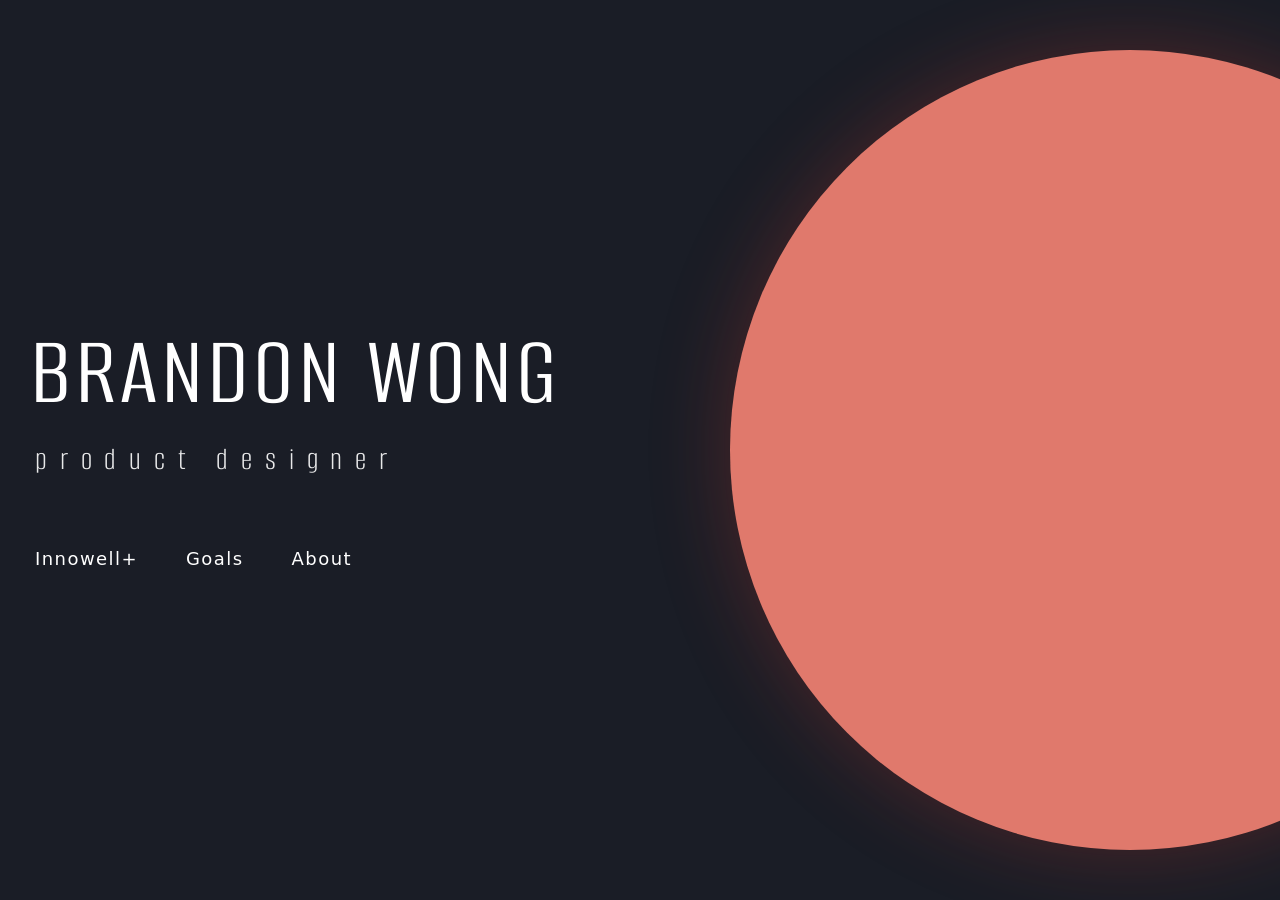
<file: index.html>
<!DOCTYPE html>
<html lang="en">

<head>
  <meta charset="UTF-8">
  <meta name="viewport" content="width=device-width, initial-scale=1.0">
  <title>BRANDON WONG — Product Designer</title>
  <meta name="description"
    content="Portfolio of Brandon Wong, Product Designer specializing in digital health, systems, and human-centered user experiences.">
  <!-- Fonts -->
  <link rel="preconnect" href="https://fonts.googleapis.com">
  <link rel="preconnect" href="https://fonts.gstatic.com" crossorigin>
  <link
    href="https://fonts.googleapis.com/css2?family=Alumni+Sans:ital,wght@0,100..900;1,100..900&family=Antonio:wght@700&family=Inter:wght@300;400;500;600;700&display=swap"
    rel="stylesheet">
  <!-- Stylesheet -->
  <link rel="stylesheet" href="css/style.css">
</head>

<body class="title-page-body">

  <div class="title-page-container">
    <div class="title-content-box">
      <h1 class="title-heading">BRANDON WONG</h1>
      <p class="title-subheading">product designer</p>

      <div class="title-nav-buttons">
        <a href="innowell.html" class="title-btn" id="nav-innowell-btn">Innowell+</a>
        <a href="goals.html" class="title-btn" id="nav-goals-btn">Goals</a>
        <a href="about.html" class="title-btn" id="nav-about-btn">About</a>
      </div>
    </div>
  </div>

  <!-- Decorative Red Circle Accent -->
  <div class="title-red-circle" aria-hidden="true"></div>

  <script src="js/main.js"></script>
</body>

</html>
</file>
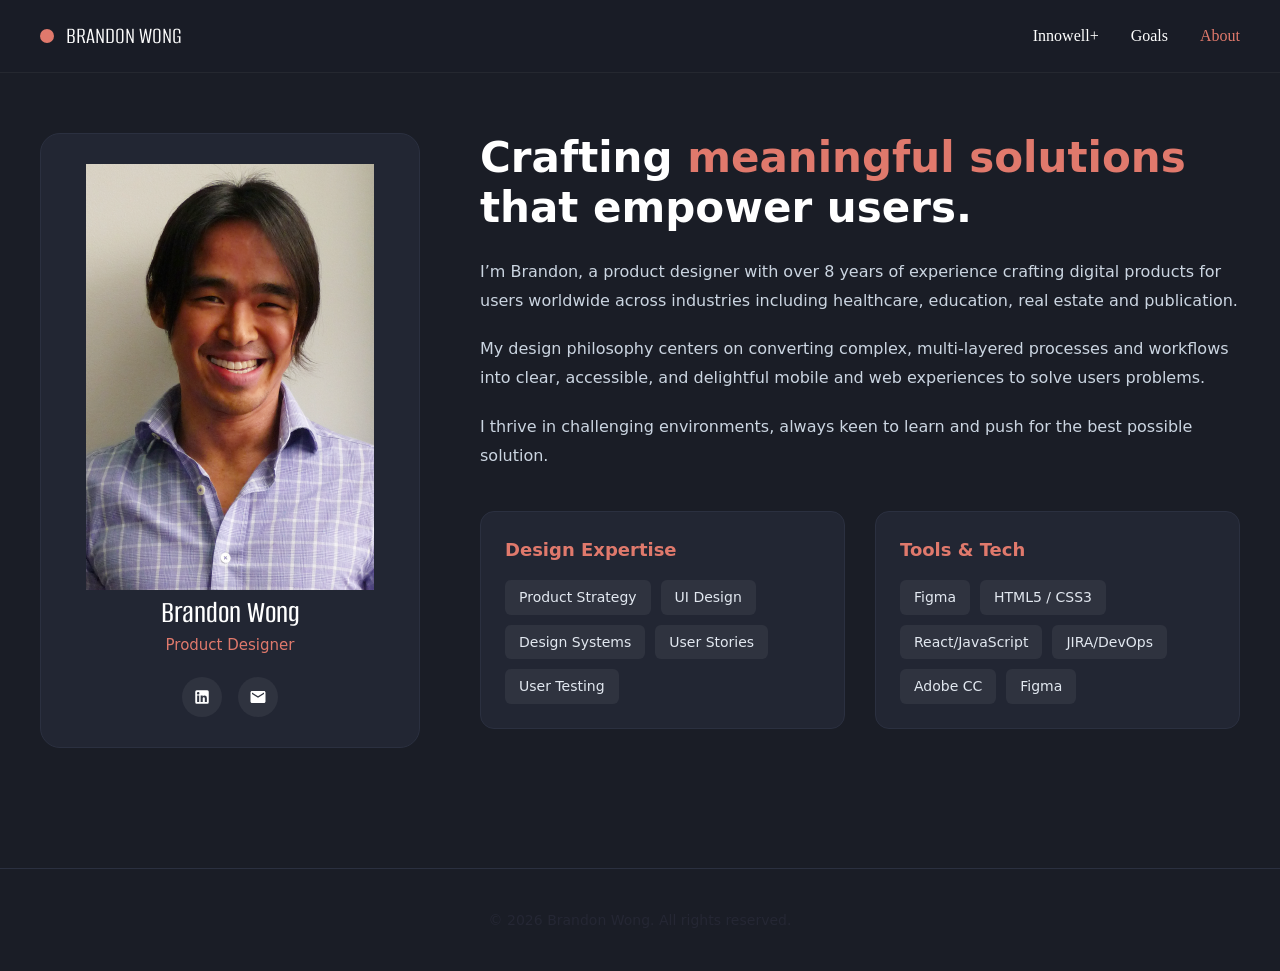
<file: about.html>
<!DOCTYPE html>
<html lang="en">

<head>
  <meta charset="UTF-8">
  <meta name="viewport" content="width=device-width, initial-scale=1.0">
  <title>About — Brandon Wong | Product Designer</title>
  <meta name="description"
    content="Learn more about Brandon Wong, Senior Product Designer specializing in healthtech, design systems, and complex product strategies.">
  <!-- Fonts -->
  <link rel="preconnect" href="https://fonts.googleapis.com">
  <link rel="preconnect" href="https://fonts.gstatic.com" crossorigin>
  <link
    href="https://fonts.googleapis.com/css2?family=Alumni+Sans:ital,wght@0,100..900;1,100..900&family=Antonio:wght@700&family=Inter:wght@300;400;500;600;700&display=swap"
    rel="stylesheet">
  <!-- Stylesheet -->
  <link rel="stylesheet" href="css/style.css">
</head>

<body>

  <!-- Persistent Site Header (Same header structure as Innowell+ page) -->
  <header class="site-header">
    <div class="container header-inner">
      <!-- Left side: Red circle + Brandon Wong -->
      <a href="index.html" class="header-brand" title="Back to Title Page">
        <span class="brand-dot" aria-hidden="true"></span>
        <span>BRANDON WONG</span>
      </a>

      <!-- Right side: Innowell+ (Active) & About (Inactive) -->
      <nav class="header-nav" aria-label="Main Navigation">
        <a href="innowell.html" class="nav-link inactive">Innowell+</a>
        <a href="goals.html" class="nav-link inactive">Goals</a>
        <a href="about.html" class="nav-link active">About</a>
      </nav>
    </div>
  </header>

  <!-- About Page Content -->
  <main class="about-hero">
    <div class="container">
      <div class="about-grid">

        <!-- Left Column: Avatar & Social Card -->
        <div class="about-avatar-card">
          <div style="border-radius: 30px; ">
            <img src="assets/brandon.png" />
          </div>
          <!-- <div class="avatar-image-placeholder" aria-label="Brandon Wong initials">BW</div> -->
          <h2 class="avatar-name">Brandon Wong</h2>
          <p class="avatar-role">Product Designer</p>

          <div class="social-links">
            <a href="https://linkedin.com/in/wongbrandon" target="_blank" rel="noopener noreferrer" class="social-icon"
              title="LinkedIn">
              <svg width="18" height="18" fill="currentColor" viewBox="0 0 24 24">
                <path
                  d="M19 3a2 2 0 0 1 2 2v14a2 2 0 0 1-2 2H5a2 2 0 0 1-2-2V5a2 2 0 0 1 2-2h14m-.5 15.5v-5.3a3.26 3.26 0 0 0-3.26-3.26c-.85 0-1.84.52-2.28 1.3v-1.11h-2.79v8.37h2.79v-4.93c0-.77.62-1.4 1.39-1.4a1.4 1.4 0 0 1 1.4 1.4v4.93h2.75M6.88 8.56a1.68 1.68 0 0 0 1.68-1.68c0-.93-.75-1.69-1.68-1.69a1.69 1.69 0 0 0-1.69 1.69c0 .93.76 1.68 1.69 1.68m1.39 9.94v-8.37H5.5v8.37h2.77z" />
              </svg>
            </a>
            <a href="mailto:create@brandonwong.com.au" class="social-icon" title="Email">
              <svg width="18" height="18" fill="currentColor" viewBox="0 0 24 24">
                <path
                  d="M20 4H4c-1.1 0-1.99.9-1.99 2L2 18c0 1.1.9 2 2 2h16c1.1 0 2-.9 2-2V6c0-1.1-.9-2-2-2zm0 4l-8 5-8-5V6l8 5 8-5v2z" />
              </svg>
            </a>
          </div>
        </div>

        <!-- Right Column: Bio, Vision & Skills -->
        <div class="about-bio-content">
          <h1 class="about-bio-title">Crafting <span class="highlight-red">meaningful solutions </span>that
            empower users.</h1>

          <p class="cs-paragraph">
            I’m Brandon, a product designer with over 8 years of experience crafting digital products for users
            worldwide across industries including healthcare, education, real estate and publication.
          </p>
          <p class="cs-paragraph">
            My design philosophy centers on converting complex, multi-layered processes and workflows into
            clear, accessible, and delightful mobile and web experiences to solve users problems.
          </p>
          <p class="cs-paragraph">
            I thrive in challenging environments, always keen to learn and push for the best possible solution.
          </p>

          <!-- Skills & Toolset Grid -->
          <div class="skills-grid">

            <div class="skill-category">
              <h3 class="skill-cat-title">Design Expertise</h3>
              <div class="skill-tags-list">
                <span class="skill-badge">Product Strategy</span>
                <span class="skill-badge">UI Design</span>
                <span class="skill-badge">Design Systems</span>
                <span class="skill-badge">User Stories</span>
                <span class="skill-badge">User Testing</span>
              </div>
            </div>

            <div class="skill-category">
              <h3 class="skill-cat-title">Tools &amp; Tech</h3>
              <div class="skill-tags-list">
                <span class="skill-badge">Figma</span>
                <span class="skill-badge">HTML5 / CSS3</span>
                <span class="skill-badge">React/JavaScript</span>
                <span class="skill-badge">JIRA/DevOps</span>
                <span class="skill-badge">Adobe CC</span>
                <span class="skill-badge">Figma</span>
              </div>
            </div>

          </div>

        </div>

      </div>
    </div>
  </main>

  <!-- Footer -->
  <footer class="site-footer">
    <div class="container">
      <p>&copy; 2026 Brandon Wong. All rights reserved.</p>
    </div>
  </footer>

  <script src="js/main.js"></script>
</body>

</html>
</file>
<file: css/style.css>
/* Reset & Base Styles */
*,
*::before,
*::after {
  box-sizing: border-box;
  margin: 0;
  padding: 0;
}

:root {
  --bg-dark: #1a1d26;
  --bg-darker: #13151c;
  --bg-card: #222633;
  --accent-red: #E0796C;
  --text-white: #ffffff;
  --text-muted: #9ba1b0;
  --text-dim: #252734;
  --border-color: #2b3040;
  --container-max-width: 1440px;
  --font-main: 'Helvetica Neue', system-ui, -apple-system, sans-serif;
  --font-display: 'Helvetica Neue', 'Roboto', sans-serif;
}

html,
body {
  width: 100%;
  min-height: 100vh;
  background-color: var(--bg-dark);
  color: var(--text-white);
  font-family: var(--font-main);
  line-height: 1.6;
  -webkit-font-smoothing: antialiased;
  overflow-x: hidden;
}

/* Links & Buttons */
a {
  color: inherit;
  text-decoration: none;
  transition: all 0.2s ease;
}

button {
  font-family: inherit;
  cursor: pointer;
  border: none;
  outline: none;
  background: none;
}

li {
  margin-bottom: 24px;
}

/* Page Layout Containers */
.container {
  max-width: var(--container-max-width);
  margin: 0 auto;
  padding: 0 40px;
}

@media (min-width: 1440px) {
  .container {
    width: 75%;
  }
}

@media (max-width: 768px) {
  .container {
    padding: 0 20px;
  }
}

/* ==========================================================================
   1. TITLE PAGE (Landing Page)
   ========================================================================== */
.title-page-body {
  background-color: #1a1d26;
  height: 100vh;
  width: 100vw;
  overflow: hidden;
  position: relative;
  display: flex;
  align-items: center;
}

.title-page-container {
  width: 100%;
  max-width: var(--container-max-width);
  margin: 0 auto;
  padding: 0 30px;
  position: relative;
  z-index: 10;
}

.title-content-box {
  max-width: 600px;
}

.title-heading {
  font-family: 'Alumni Sans';
  font-size: 100px;
  font-weight: 400;
  letter-spacing: 0.04em;
  line-height: 1.0;
  color: var(--text-white);
  text-transform: uppercase;
  margin-bottom: 12px;
}

.title-subheading {
  font-family: 'Alumni Sans';
  font-size: 32px;
  font-weight: 300;
  letter-spacing: 0.40em;
  color: var(--text-white);
  opacity: 0.9;
  text-transform: lowercase;
  margin-bottom: 60px;
  padding-left: 5px;
}

.title-nav-buttons {
  display: flex;
  align-items: center;
  gap: 48px;
  padding-left: 5px;
}

.title-btn {
  font-size: 18px;
  font-weight: 300;
  letter-spacing: 0.08em;
  color: var(--text-white);
  position: relative;
  padding-bottom: 4px;
}

.title-btn::after {
  content: '';
  position: absolute;
  bottom: 0;
  left: 0;
  width: 0;
  height: 2px;
  background-color: var(--accent-red);
  transition: width 0.3s ease;
}

.title-btn:hover {
  color: var(--accent-red);
}

.title-btn:hover::after {
  width: 100%;
}

/* Large Red Accent Circle on Title Page */
.title-red-circle {
  position: absolute;
  right: -250px;
  top: 50%;
  transform: translateY(-50%);
  width: 800px;
  height: 800px;
  background-color: var(--accent-red);
  border-radius: 50%;
  z-index: 1;
  pointer-events: none;
  box-shadow: 0 0 80px rgba(232, 64, 49, 0.25);
}

/* Title Page Responsiveness */
@media (max-width: 1200px) {
  .title-heading {
    font-size: 72px;
  }

  .title-red-circle {
    width: 650px;
    height: 650px;
    right: -250px;
  }
}

@media (max-width: 900px) {
  .title-page-container {
    padding: 0 40px;
  }

  .title-heading {
    font-size: 56px;
  }

  .title-subheading {
    font-size: 18px;
    letter-spacing: 0.25em;
    margin-bottom: 40px;
  }

  .title-red-circle {
    width: 500px;
    height: 500px;
    right: -200px;
    opacity: 0.85;
  }
}

@media (max-width: 600px) {
  .title-page-container {
    padding: 0 24px;
  }

  .title-heading {
    font-size: 44px;
  }

  .title-subheading {
    font-size: 16px;
    letter-spacing: 0.2em;
  }

  .title-nav-buttons {
    gap: 32px;
  }

  .title-btn {
    font-size: 16px;
  }

  .title-red-circle {
    width: 360px;
    height: 360px;
    right: -180px;
    opacity: 0.7;
  }
}

/* ==========================================================================
   2. HEADER (Innowell+ & About Pages)
   ========================================================================== */
.site-header {
  position: sticky;
  top: 0;
  left: 0;
  width: 100%;
  background-color: rgba(26, 29, 38, 0.95);
  backdrop-filter: blur(12px);
  z-index: 100;
  border-bottom: 1px solid rgba(255, 255, 255, 0.05);
  padding: 24px 0;
}

.header-inner {
  display: flex;
  justify-content: space-between;
  align-items: center;
}

/* Left Brand Link */
.header-brand {
  display: flex;
  align-items: center;
  gap: 12px;
  font-size: 18px;
  font-weight: 500;
  color: var(--text-white);
  font-family: Alumni Sans;
  font-weight: 400;
  font-style: Regular;
  font-size: 24px;
  line-height: 100%;
  letter-spacing: 0%;
  vertical-align: middle;
}

.brand-dot {
  width: 14px;
  height: 14px;
  background-color: var(--accent-red);
  border-radius: 50%;
  display: inline-block;
}

.header-brand:hover .brand-dot {
  transform: scale(1.15);
  transition: transform 0.2s ease;
}

/* Right Header Nav Links */
.header-nav {
  display: flex;
  align-items: center;
  gap: 32px;
  font-family: Helvetica Neue;
  font-weight: 500;
  font-size: 14px;
  line-height: 100%;
  letter-spacing: 0%;
  vertical-align: middle;
}

.nav-link {
  font-size: 16px;
  transition: color 0.2s ease, font-weight 0.2s ease;
}

/* Active and Inactive state definitions per prompt:
   Active: font-weight: bold; color: #E84031;
   Inactive: font-weight: light (300); color: #ffffff;
*/
.nav-link.active {
  font-weight: 500;
  color: var(--accent-red);
}

.nav-link.inactive {
  font-weight: 300;
  color: #ffffff;
}

.nav-link.inactive:hover {
  color: var(--accent-red);
}

/* ==========================================================================
   3. INNOWELL+ PAGE (Case Study Content)
   ========================================================================== */
.case-study {
  padding-top: 40px;
  padding-bottom: 100px;
}

/* Hero Banner & Phone Mockup */
.hero-mockup-wrapper {
  width: 100%;
  /* background: #eef3f2; */
  border-radius: 16px;
  /* padding: 60px 20px; */
  display: flex;
  justify-content: center;
  align-items: center;
  margin-bottom: 60px;
  /* box-shadow: 0 20px 40px rgba(0, 0, 0, 0.3); */
}

.hero-phone-container {
  /* max-width: 480px; */
  width: 100%;
}

.hero-phone-container img,
.hero-phone-container svg {
  width: 100%;
  height: auto;
  display: block;
}

/* Case Study Header Info */
.cs-header-info {
  margin-bottom: 24px;
}

.cs-title-row {
  display: flex;
  flex-direction: column;
  gap: 8px;
  margin-bottom: 24px;
}

.cs-main-title {
  font-size: 48px;
  color: var(--text-white);
  font-family: 'Alumni Sans';
  font-weight: 500;
  line-height: 100%;
  letter-spacing: 0%;
  vertical-align: middle;
}

.cs-main-subtitle {
  font-size: 24px;
  color: var(--text-white);
  font-family: 'Alumni Sans';
  font-weight: 300;
  line-height: 100%;
  letter-spacing: 0%;
  vertical-align: middle;
}

.cs-tags {
  display: flex;
  flex-wrap: wrap;
  gap: 12px;
  margin-bottom: 32px;
}

.tag-pill {
  padding: 6px 18px;
  border: 1.5px solid var(--accent-red);
  border-radius: 50px;
  color: var(--text-dim);
  font-size: 14px;
  font-weight: 500;
  background-color: #E99F96;
}

.cs-intro-text {
  line-height: 1.8;
  color: #d1d5db;
  /* max-width: 1100px; */
  font-family: 'Helvetica Neue';
  font-weight: 500;
  font-size: 16px;
  letter-spacing: 0%;
}

.cs-divider {
  border: none;
  height: 1.5px;
  background-color: #D64E3C;
  margin: 0 0 24px 0;
}

.cs-img-wrapper {
  padding: 20px 0 40px 0;
  display: flex;
  justify-content: center;
}

.cs-list {
  list-style-type: bullet;
  padding: 0;
  font-size: 16px;
  line-height: 1.8;
  color: #cbd5e1;
}

.cs-list-heading {
  /* margin-bottom: 24px; */
  text-decoration: underline;
}

/* Content Sections */

.cs-section {
  margin-bottom: 80px;
}

.cs-section-title {
  color: var(--text-white);
  margin-bottom: 12px;
  position: relative;
  padding-left: 16px;
  font-family: 'Helvetica Neue';
  font-weight: 500;
  font-size: 18px;
  line-height: 29px;
  letter-spacing: 0%;
}

.cs-section-title::before {
  content: '';
  position: absolute;
  left: 0;
  top: 6px;
  bottom: 6px;
  width: 4px;
  background-color: var(--accent-red);
  border-radius: 2px;
}

.cs-paragraph {
  font-size: 16px;
  line-height: 1.8;
  color: #cbd5e1;
  margin-bottom: 20px;
  /* max-width: 1100px; */
}

/* Diagrams & Showcase Wrapper */
.diagram-container {
  width: 100%;
  background-color: var(--bg-card);
  border-radius: 16px;
  padding: 30px;
  border: 1px solid var(--border-color);
  margin: 40px 0;
  overflow-x: auto;
}

.diagram-container img,
.diagram-container svg {
  width: 100%;
  height: auto;
  display: block;
}

.showcase-dark-bg {
  background-color: #13151c;
  border-radius: 16px;
  padding: 40px 20px;
}

/* Figma Prototype Button */
.prototype-btn-wrapper {
  margin: 30px 0 50px 0;
}

.figma-btn {
  display: inline-flex;
  align-items: center;
  gap: 12px;
  background-color: var(--accent-red);
  color: #ffffff;
  font-size: 16px;
  font-weight: 600;
  padding: 14px 32px;
  border-radius: 8px;
  /* box-shadow: 0 4px 14px rgba(232, 64, 49, 0.3); */
  transition: background-color 0.2s ease, transform 0.2s ease;
}

.figma-btn:hover {
  background-color: #d33426;
  transform: translateY(-2px);
  /* box-shadow: 0 6px 20px rgba(232, 64, 49, 0.4); */
}

/* iPhone Device Mockup Frame for Outcomes Video Player */
.iphone-video-frame-wrapper {
  display: flex;
  justify-content: center;
  margin-top: 50px;
  width: 100%;
}

.iphone-bezel {
  width: 100%;
  max-width: 420px;
  background: #18181b;
  border: 4px solid #27272a;
  border-radius: 48px;
  padding: 12px;
  position: relative;
  box-shadow: 0 25px 60px rgba(0, 0, 0, 0.5);
}

.iphone-notch {
  width: 130px;
  height: 24px;
  background: #000000;
  border-radius: 12px;
  position: absolute;
  top: 18px;
  left: 50%;
  transform: translateX(-50%);
  z-index: 10;
}

.iphone-screen {
  width: 100%;
  border-radius: 36px;
  overflow: hidden;
  background: #000000;
  position: relative;
}

.iphone-screen video {
  width: 100%;
  height: auto;
  display: block;
}

.iphone-home-bar {
  width: 120px;
  height: 4px;
  background: #ffffff;
  border-radius: 2px;
  margin: 12px auto 4px auto;
  opacity: 0.8;
}

/* ==========================================================================
   4. ABOUT PAGE
   ========================================================================== */
.about-hero {
  padding: 60px 0 40px 0;
}

.about-grid {
  display: grid;
  grid-template-columns: 1fr 2fr;
  gap: 60px;
  align-items: start;
}

.about-avatar-card {
  background-color: var(--bg-card);
  border-radius: 20px;
  padding: 30px;
  border: 1px solid var(--border-color);
  text-align: center;
}

.avatar-image-placeholder {
  width: 180px;
  height: 180px;
  border-radius: 50%;
  background: linear-gradient(135deg, var(--accent-red), #ff7a6b);
  margin: 0 auto 24px auto;
  display: flex;
  align-items: center;
  justify-content: center;
  font-size: 64px;
  font-weight: 700;
  color: #fff;
  box-shadow: 0 10px 30px rgba(232, 64, 49, 0.3);
}

.avatar-name {
  font-size: 32px;
  font-weight: 500;
  margin-bottom: 6px;
  font-family: 'Alumni Sans';
  line-height: 29px;
  letter-spacing: 0%;
}

.avatar-role {
  font-size: 15px;
  color: var(--accent-red);
  font-weight: 500;
  margin-bottom: 20px;
}

.social-links {
  display: flex;
  justify-content: center;
  gap: 16px;
}

.social-icon {
  width: 40px;
  height: 40px;
  border-radius: 50%;
  background-color: rgba(255, 255, 255, 0.06);
  display: flex;
  align-items: center;
  justify-content: center;
  color: #fff;
  transition: all 0.2s ease;
}

.social-icon:hover {
  background-color: var(--accent-red);
  transform: translateY(-3px);
}

.about-bio-title {
  font-size: 42px;
  font-weight: 700;
  margin-bottom: 24px;
  line-height: 1.2;
}

.highlight-red {
  color: var(--accent-red);
}

.skills-grid {
  display: grid;
  grid-template-columns: repeat(2, 1fr);
  gap: 30px;
  margin-top: 40px;
}

.skill-category {
  background: var(--bg-card);
  padding: 24px;
  border-radius: 14px;
  border: 1px solid var(--border-color);
}

.skill-cat-title {
  font-size: 18px;
  font-weight: 600;
  color: var(--accent-red);
  margin-bottom: 16px;
}

.skill-tags-list {
  display: flex;
  flex-wrap: wrap;
  gap: 10px;
}

.skill-badge {
  background: rgba(255, 255, 255, 0.06);
  padding: 6px 14px;
  border-radius: 6px;
  font-size: 14px;
  color: #e2e8f0;
}

@media (max-width: 900px) {
  .about-grid {
    grid-template-columns: 1fr;
    gap: 40px;
  }

  .skills-grid {
    grid-template-columns: 1fr;
  }
}

/* Footer */
.site-footer {
  padding: 40px 0;
  border-top: 1px solid var(--border-color);
  margin-top: 80px;
  text-align: center;
  color: var(--text-dim);
  font-size: 14px;
}
</file>
